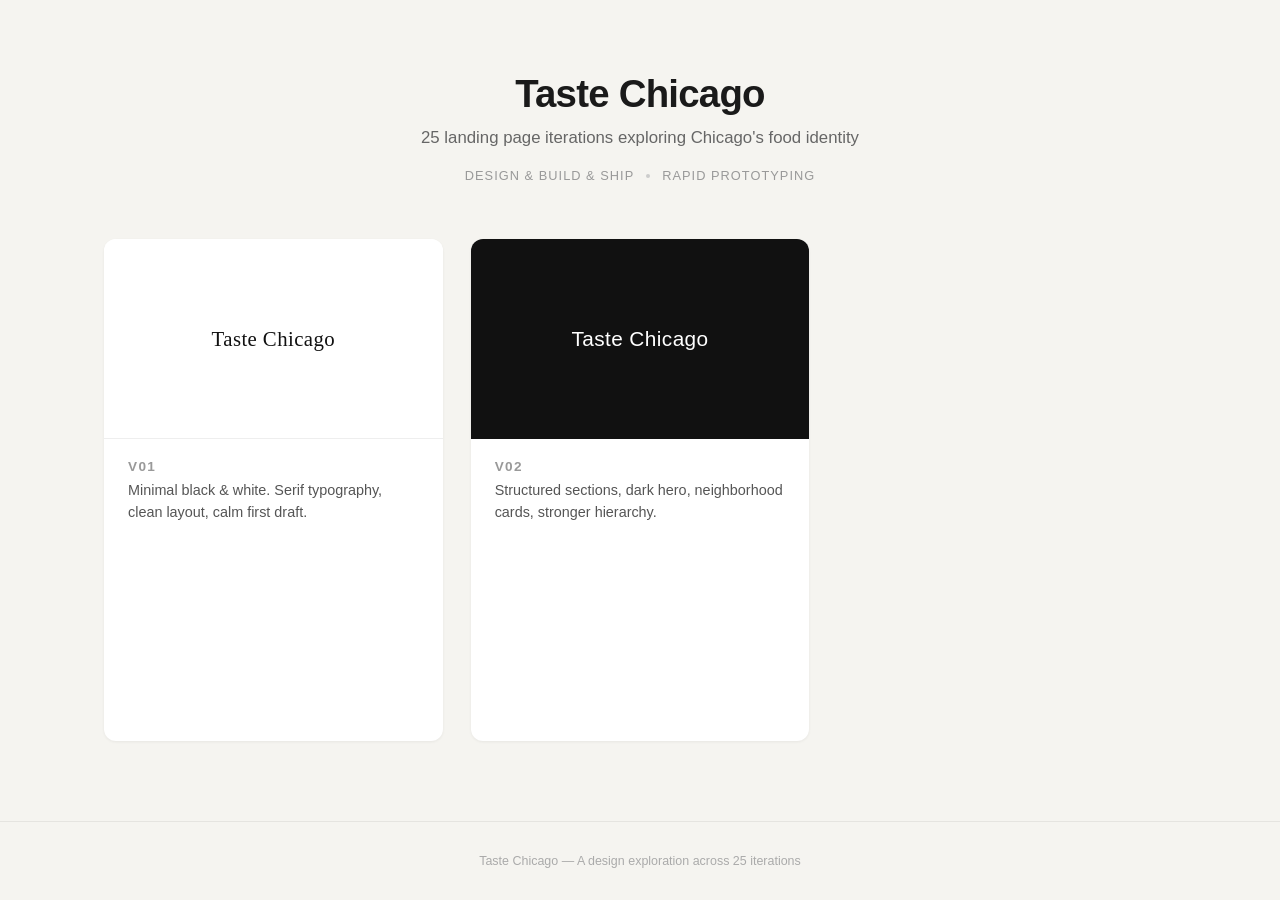
<file: index.html>
<!DOCTYPE html>
<html lang="en">
<head>
  <meta charset="UTF-8">
  <meta name="viewport" content="width=device-width, initial-scale=1.0">
  <title>Taste Chicago — Design Gallery</title>
  <link rel="stylesheet" href="gallery.css">
</head>
<body>

  <header class="gallery-header">
    <h1>Taste Chicago</h1>
    <p class="subtitle">25 landing page iterations exploring Chicago's food identity</p>
    <div class="meta">
      <span>Design &amp; Build &amp; Ship</span>
      <span class="divider"></span>
      <span>Rapid Prototyping</span>
    </div>
  </header>

  <main class="gallery-grid">

    <a href="versions/v01.html" class="card">
      <div class="card-preview v01">
        <span class="preview-title">Taste Chicago</span>
      </div>
      <div class="card-info">
        <h2>v01</h2>
        <p>Minimal black &amp; white. Serif typography, clean layout, calm first draft.</p>
      </div>
    </a>

    <a href="versions/v02.html" class="card">
      <div class="card-preview v02">
        <span class="preview-title">Taste Chicago</span>
      </div>
      <div class="card-info">
        <h2>v02</h2>
        <p>Structured sections, dark hero, neighborhood cards, stronger hierarchy.</p>
      </div>
    </a>

    <!-- v03–v25: add cards here as versions are created -->

  </main>

  <footer class="gallery-footer">
    <p>Taste Chicago &mdash; A design exploration across 25 iterations</p>
  </footer>

</body>
</html>
</file>
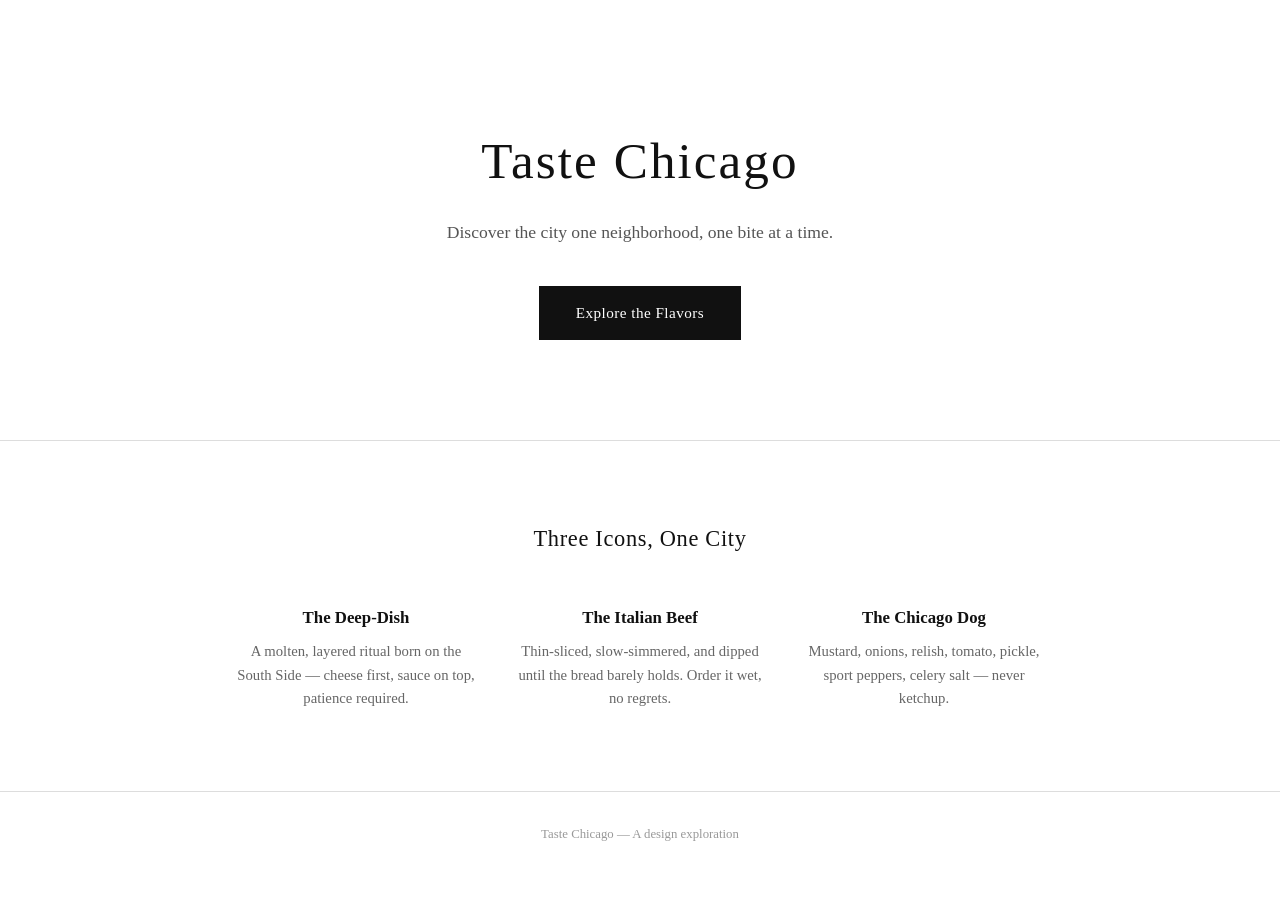
<file: versions/v01.html>
<!DOCTYPE html>
<html lang="en">
<head>
  <meta charset="UTF-8">
  <meta name="viewport" content="width=device-width, initial-scale=1.0">
  <title>Taste Chicago — v01</title>
  <link rel="stylesheet" href="v01.css">
</head>
<body>

  <section class="hero">
    <h1>Taste Chicago</h1>
    <p>Discover the city one neighborhood, one bite at a time.</p>
    <a href="#highlights" class="cta">Explore the Flavors</a>
  </section>

  <section class="highlights" id="highlights">
    <h2>Three Icons, One City</h2>
    <div class="highlights-grid">
      <div class="highlight-card">
        <h3>The Deep-Dish</h3>
        <p>A molten, layered ritual born on the South Side — cheese first, sauce on top, patience required.</p>
      </div>
      <div class="highlight-card">
        <h3>The Italian Beef</h3>
        <p>Thin-sliced, slow-simmered, and dipped until the bread barely holds. Order it wet, no regrets.</p>
      </div>
      <div class="highlight-card">
        <h3>The Chicago Dog</h3>
        <p>Mustard, onions, relish, tomato, pickle, sport peppers, celery salt — never ketchup.</p>
      </div>
    </div>
  </section>

  <footer>
    Taste Chicago &mdash; A design exploration
  </footer>

</body>
</html>
</file>
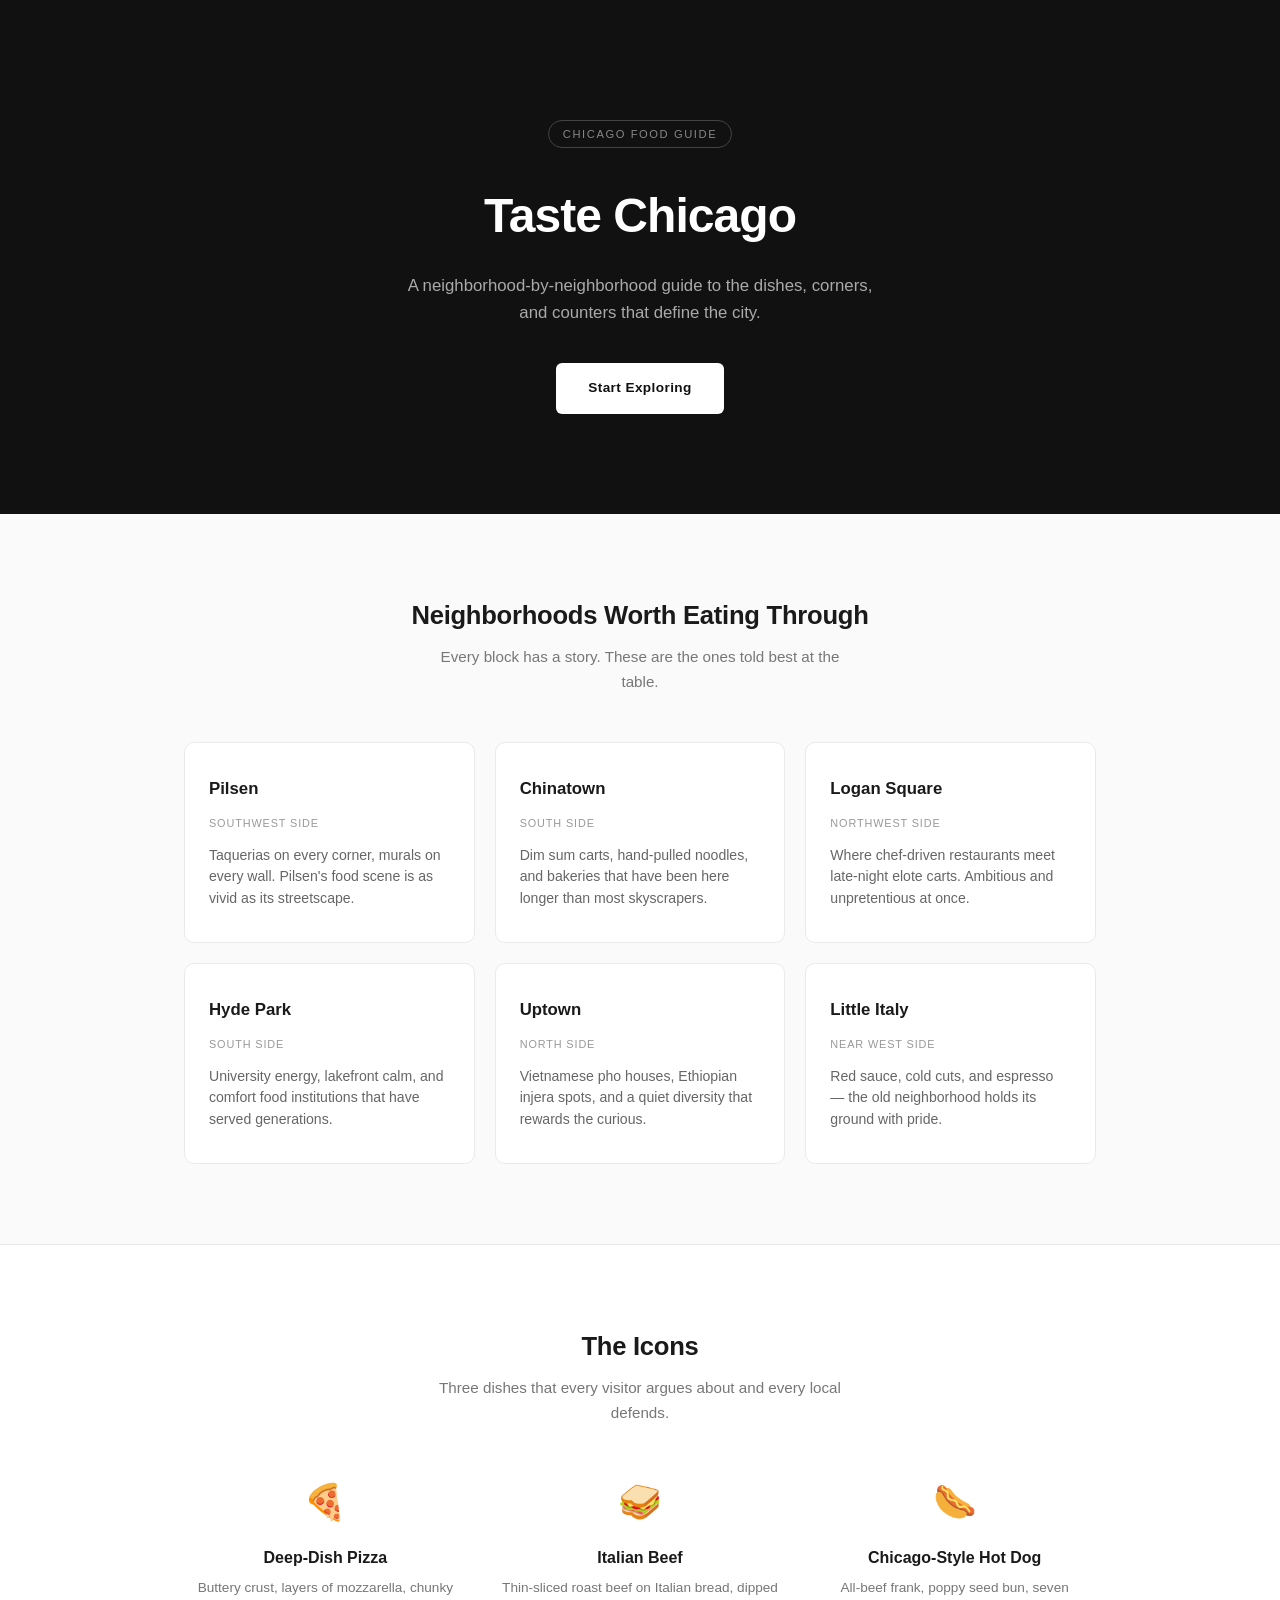
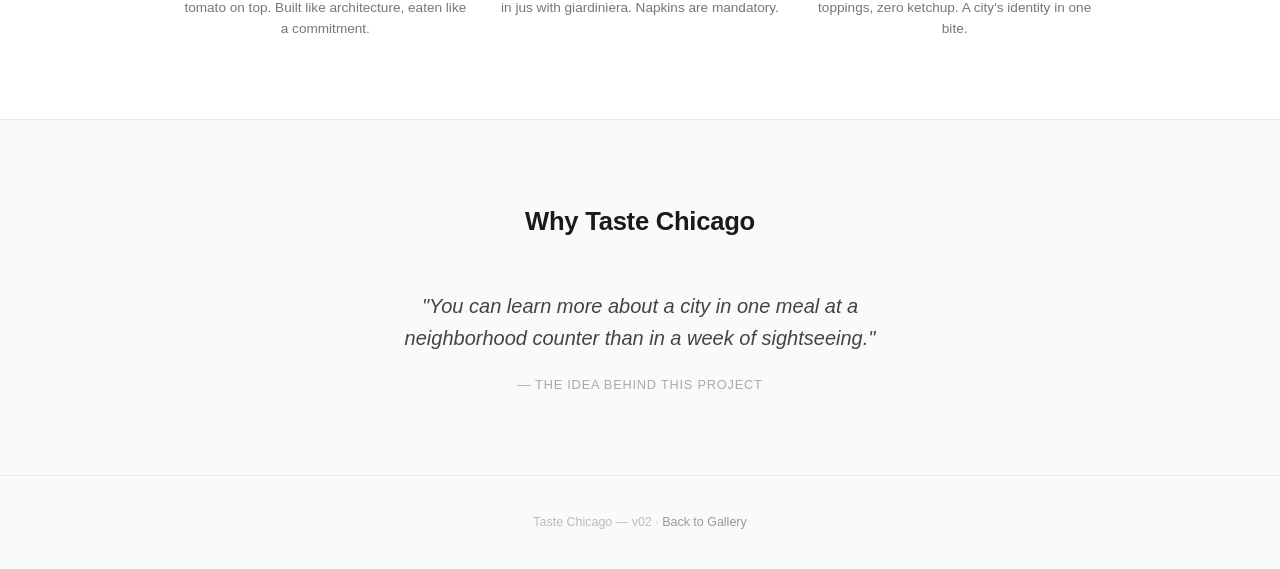
<file: versions/v02.html>
<!DOCTYPE html>
<html lang="en">
<head>
  <meta charset="UTF-8">
  <meta name="viewport" content="width=device-width, initial-scale=1.0">
  <title>Taste Chicago — v02</title>
  <link rel="stylesheet" href="v02.css">
</head>
<body>

  <!-- Hero -->
  <section class="hero">
    <div class="container">
      <span class="label">Chicago Food Guide</span>
      <h1>Taste Chicago</h1>
      <p>A neighborhood-by-neighborhood guide to the dishes, corners, and counters that define the city.</p>
      <a href="#neighborhoods" class="cta">Start Exploring</a>
    </div>
  </section>

  <!-- Neighborhoods -->
  <section id="neighborhoods">
    <div class="container">
      <div class="section-header">
        <h2>Neighborhoods Worth Eating Through</h2>
        <p>Every block has a story. These are the ones told best at the table.</p>
      </div>
      <div class="neighborhoods-grid">
        <div class="neighborhood-card">
          <h3>Pilsen</h3>
          <span class="tag">Southwest Side</span>
          <p>Taquerias on every corner, murals on every wall. Pilsen's food scene is as vivid as its streetscape.</p>
        </div>
        <div class="neighborhood-card">
          <h3>Chinatown</h3>
          <span class="tag">South Side</span>
          <p>Dim sum carts, hand-pulled noodles, and bakeries that have been here longer than most skyscrapers.</p>
        </div>
        <div class="neighborhood-card">
          <h3>Logan Square</h3>
          <span class="tag">Northwest Side</span>
          <p>Where chef-driven restaurants meet late-night elote carts. Ambitious and unpretentious at once.</p>
        </div>
        <div class="neighborhood-card">
          <h3>Hyde Park</h3>
          <span class="tag">South Side</span>
          <p>University energy, lakefront calm, and comfort food institutions that have served generations.</p>
        </div>
        <div class="neighborhood-card">
          <h3>Uptown</h3>
          <span class="tag">North Side</span>
          <p>Vietnamese pho houses, Ethiopian injera spots, and a quiet diversity that rewards the curious.</p>
        </div>
        <div class="neighborhood-card">
          <h3>Little Italy</h3>
          <span class="tag">Near West Side</span>
          <p>Red sauce, cold cuts, and espresso — the old neighborhood holds its ground with pride.</p>
        </div>
      </div>
    </div>
  </section>

  <!-- Iconic Dishes -->
  <section class="dishes">
    <div class="container">
      <div class="section-header">
        <h2>The Icons</h2>
        <p>Three dishes that every visitor argues about and every local defends.</p>
      </div>
      <div class="dishes-list">
        <div class="dish">
          <div class="dish-icon">&#127829;</div>
          <h3>Deep-Dish Pizza</h3>
          <p>Buttery crust, layers of mozzarella, chunky tomato on top. Built like architecture, eaten like a commitment.</p>
        </div>
        <div class="dish">
          <div class="dish-icon">&#129386;</div>
          <h3>Italian Beef</h3>
          <p>Thin-sliced roast beef on Italian bread, dipped in jus with giardiniera. Napkins are mandatory.</p>
        </div>
        <div class="dish">
          <div class="dish-icon">&#127789;</div>
          <h3>Chicago-Style Hot Dog</h3>
          <p>All-beef frank, poppy seed bun, seven toppings, zero ketchup. A city's identity in one bite.</p>
        </div>
      </div>
    </div>
  </section>

  <!-- About / Why -->
  <section class="about">
    <div class="container">
      <div class="section-header">
        <h2>Why Taste Chicago</h2>
      </div>
      <blockquote>"You can learn more about a city in one meal at a neighborhood counter than in a week of sightseeing."</blockquote>
      <p class="attribution">— The idea behind this project</p>
    </div>
  </section>

  <!-- Footer -->
  <footer>
    <p>Taste Chicago &mdash; v02 &middot; <a href="../index.html">Back to Gallery</a></p>
  </footer>

</body>
</html>
</file>
<file: gallery.css>
* {
  margin: 0;
  padding: 0;
  box-sizing: border-box;
}

body {
  font-family: 'Helvetica Neue', Helvetica, Arial, sans-serif;
  color: #1a1a1a;
  background: #f5f4f0;
  min-height: 100vh;
  display: flex;
  flex-direction: column;
}

/* Header */
.gallery-header {
  text-align: center;
  padding: 72px 24px 56px;
}

.gallery-header h1 {
  font-size: 2.4rem;
  font-weight: 700;
  letter-spacing: -0.02em;
  margin-bottom: 12px;
}

.gallery-header .subtitle {
  font-size: 1.05rem;
  color: #666;
  margin-bottom: 20px;
}

.gallery-header .meta {
  display: flex;
  align-items: center;
  justify-content: center;
  gap: 12px;
  font-size: 0.8rem;
  text-transform: uppercase;
  letter-spacing: 0.08em;
  color: #999;
}

.gallery-header .meta .divider {
  width: 4px;
  height: 4px;
  border-radius: 50%;
  background: #ccc;
}

/* Grid */
.gallery-grid {
  max-width: 1120px;
  margin: 0 auto;
  padding: 0 24px 80px;
  display: grid;
  grid-template-columns: repeat(auto-fill, minmax(300px, 1fr));
  gap: 28px;
  flex: 1;
}

/* Card */
.card {
  background: #fff;
  border-radius: 12px;
  overflow: hidden;
  text-decoration: none;
  color: inherit;
  box-shadow: 0 1px 3px rgba(0, 0, 0, 0.06);
  transition: transform 0.2s ease, box-shadow 0.2s ease;
}

.card:hover {
  transform: translateY(-4px);
  box-shadow: 0 8px 24px rgba(0, 0, 0, 0.1);
}

/* Card Preview — mini visual representation of each version */
.card-preview {
  height: 200px;
  display: flex;
  align-items: center;
  justify-content: center;
  position: relative;
}

.card-preview .preview-title {
  font-size: 1.3rem;
  font-weight: 500;
  letter-spacing: 0.02em;
}

/* v01: black & white, serif */
.card-preview.v01 {
  background: #fff;
  border-bottom: 1px solid #eee;
  font-family: Georgia, 'Times New Roman', serif;
  color: #111;
}

/* v02: dark hero, sans-serif, structured */
.card-preview.v02 {
  background: #111;
  color: #fff;
  font-family: 'Helvetica Neue', Helvetica, Arial, sans-serif;
  font-weight: 700;
}

/* Card Info */
.card-info {
  padding: 20px 24px 24px;
}

.card-info h2 {
  font-size: 0.85rem;
  font-weight: 600;
  text-transform: uppercase;
  letter-spacing: 0.1em;
  color: #999;
  margin-bottom: 6px;
}

.card-info p {
  font-size: 0.9rem;
  color: #555;
  line-height: 1.5;
}

/* Footer */
.gallery-footer {
  text-align: center;
  padding: 32px 24px;
  font-size: 0.78rem;
  color: #aaa;
  border-top: 1px solid #e5e4e0;
}

/* Responsive */
@media (max-width: 680px) {
  .gallery-header {
    padding: 48px 20px 40px;
  }

  .gallery-header h1 {
    font-size: 1.8rem;
  }

  .gallery-grid {
    grid-template-columns: 1fr;
    padding: 0 16px 60px;
  }
}
</file>
<file: versions/v01.css>
* {
  margin: 0;
  padding: 0;
  box-sizing: border-box;
}

body {
  font-family: Georgia, 'Times New Roman', serif;
  color: #111;
  background: #fff;
  line-height: 1.6;
}

/* Hero */
.hero {
  padding: 120px 24px 100px;
  text-align: center;
  border-bottom: 1px solid #ddd;
}

.hero h1 {
  font-size: 3.2rem;
  font-weight: 400;
  letter-spacing: 0.04em;
  margin-bottom: 16px;
}

.hero p {
  font-size: 1.1rem;
  color: #555;
  max-width: 440px;
  margin: 0 auto 40px;
}

.cta {
  display: inline-block;
  padding: 14px 36px;
  border: 1.5px solid #111;
  background: #111;
  color: #fff;
  font-family: Georgia, 'Times New Roman', serif;
  font-size: 0.95rem;
  letter-spacing: 0.03em;
  text-decoration: none;
  transition: background 0.2s, color 0.2s;
  cursor: pointer;
}

.cta:hover {
  background: #fff;
  color: #111;
}

/* Highlights */
.highlights {
  max-width: 860px;
  margin: 0 auto;
  padding: 80px 24px;
}

.highlights h2 {
  text-align: center;
  font-size: 1.4rem;
  font-weight: 400;
  letter-spacing: 0.03em;
  margin-bottom: 48px;
}

.highlights-grid {
  display: grid;
  grid-template-columns: repeat(3, 1fr);
  gap: 40px;
}

.highlight-card {
  text-align: center;
}

.highlight-card h3 {
  font-size: 1.05rem;
  font-weight: 600;
  margin-bottom: 8px;
}

.highlight-card p {
  font-size: 0.92rem;
  color: #666;
}

/* Footer */
footer {
  border-top: 1px solid #ddd;
  text-align: center;
  padding: 32px 24px;
  font-size: 0.8rem;
  color: #999;
}

/* Responsive */
@media (max-width: 600px) {
  .hero h1 {
    font-size: 2.2rem;
  }

  .highlights-grid {
    grid-template-columns: 1fr;
    gap: 32px;
  }
}
</file>
<file: versions/v02.css>
* {
  margin: 0;
  padding: 0;
  box-sizing: border-box;
}

body {
  font-family: 'Helvetica Neue', Helvetica, Arial, sans-serif;
  color: #1a1a1a;
  background: #fafafa;
  line-height: 1.65;
}

/* Utility */
.container {
  max-width: 960px;
  margin: 0 auto;
  padding: 0 24px;
}

section {
  padding: 80px 0;
}

/* Hero */
.hero {
  padding: 120px 0 100px;
  text-align: center;
  background: #111;
  color: #fff;
}

.hero .label {
  display: inline-block;
  font-size: 0.7rem;
  text-transform: uppercase;
  letter-spacing: 0.14em;
  color: #888;
  border: 1px solid #444;
  padding: 4px 14px;
  border-radius: 20px;
  margin-bottom: 28px;
}

.hero h1 {
  font-size: 3rem;
  font-weight: 700;
  letter-spacing: -0.02em;
  margin-bottom: 16px;
}

.hero p {
  font-size: 1.05rem;
  color: #aaa;
  max-width: 480px;
  margin: 0 auto 36px;
}

.hero .cta {
  display: inline-block;
  padding: 14px 32px;
  background: #fff;
  color: #111;
  font-size: 0.85rem;
  font-weight: 600;
  text-decoration: none;
  letter-spacing: 0.03em;
  border-radius: 6px;
  transition: opacity 0.2s;
}

.hero .cta:hover {
  opacity: 0.85;
}

/* Section Headers */
.section-header {
  text-align: center;
  margin-bottom: 48px;
}

.section-header h2 {
  font-size: 1.6rem;
  font-weight: 700;
  letter-spacing: -0.01em;
  margin-bottom: 8px;
}

.section-header p {
  font-size: 0.95rem;
  color: #777;
  max-width: 420px;
  margin: 0 auto;
}

/* Neighborhoods Grid */
.neighborhoods-grid {
  display: grid;
  grid-template-columns: repeat(3, 1fr);
  gap: 20px;
}

.neighborhood-card {
  background: #fff;
  border: 1px solid #eaeaea;
  border-radius: 10px;
  padding: 32px 24px;
  transition: box-shadow 0.2s, transform 0.15s;
}

.neighborhood-card:hover {
  box-shadow: 0 4px 16px rgba(0, 0, 0, 0.07);
  transform: translateY(-2px);
}

.neighborhood-card h3 {
  font-size: 1.05rem;
  font-weight: 600;
  margin-bottom: 6px;
}

.neighborhood-card .tag {
  display: inline-block;
  font-size: 0.68rem;
  text-transform: uppercase;
  letter-spacing: 0.08em;
  color: #999;
  margin-bottom: 12px;
}

.neighborhood-card p {
  font-size: 0.88rem;
  color: #666;
  line-height: 1.55;
}

/* Dishes */
.dishes {
  background: #fff;
  border-top: 1px solid #eaeaea;
  border-bottom: 1px solid #eaeaea;
}

.dishes-list {
  display: grid;
  grid-template-columns: repeat(3, 1fr);
  gap: 32px;
}

.dish {
  text-align: center;
}

.dish-icon {
  font-size: 2.2rem;
  margin-bottom: 14px;
}

.dish h3 {
  font-size: 1rem;
  font-weight: 600;
  margin-bottom: 6px;
}

.dish p {
  font-size: 0.85rem;
  color: #777;
  line-height: 1.5;
}

/* About */
.about {
  text-align: center;
}

.about blockquote {
  font-size: 1.25rem;
  font-style: italic;
  color: #444;
  max-width: 560px;
  margin: 0 auto 20px;
  line-height: 1.6;
}

.about .attribution {
  font-size: 0.8rem;
  color: #aaa;
  text-transform: uppercase;
  letter-spacing: 0.06em;
}

/* Footer */
footer {
  text-align: center;
  padding: 36px 24px;
  font-size: 0.78rem;
  color: #bbb;
  border-top: 1px solid #eaeaea;
}

footer a {
  color: #999;
  text-decoration: none;
}

footer a:hover {
  color: #111;
}

/* Responsive */
@media (max-width: 700px) {
  .hero h1 {
    font-size: 2.2rem;
  }

  .neighborhoods-grid,
  .dishes-list {
    grid-template-columns: 1fr;
    gap: 16px;
  }

  section {
    padding: 56px 0;
  }
}
</file>
